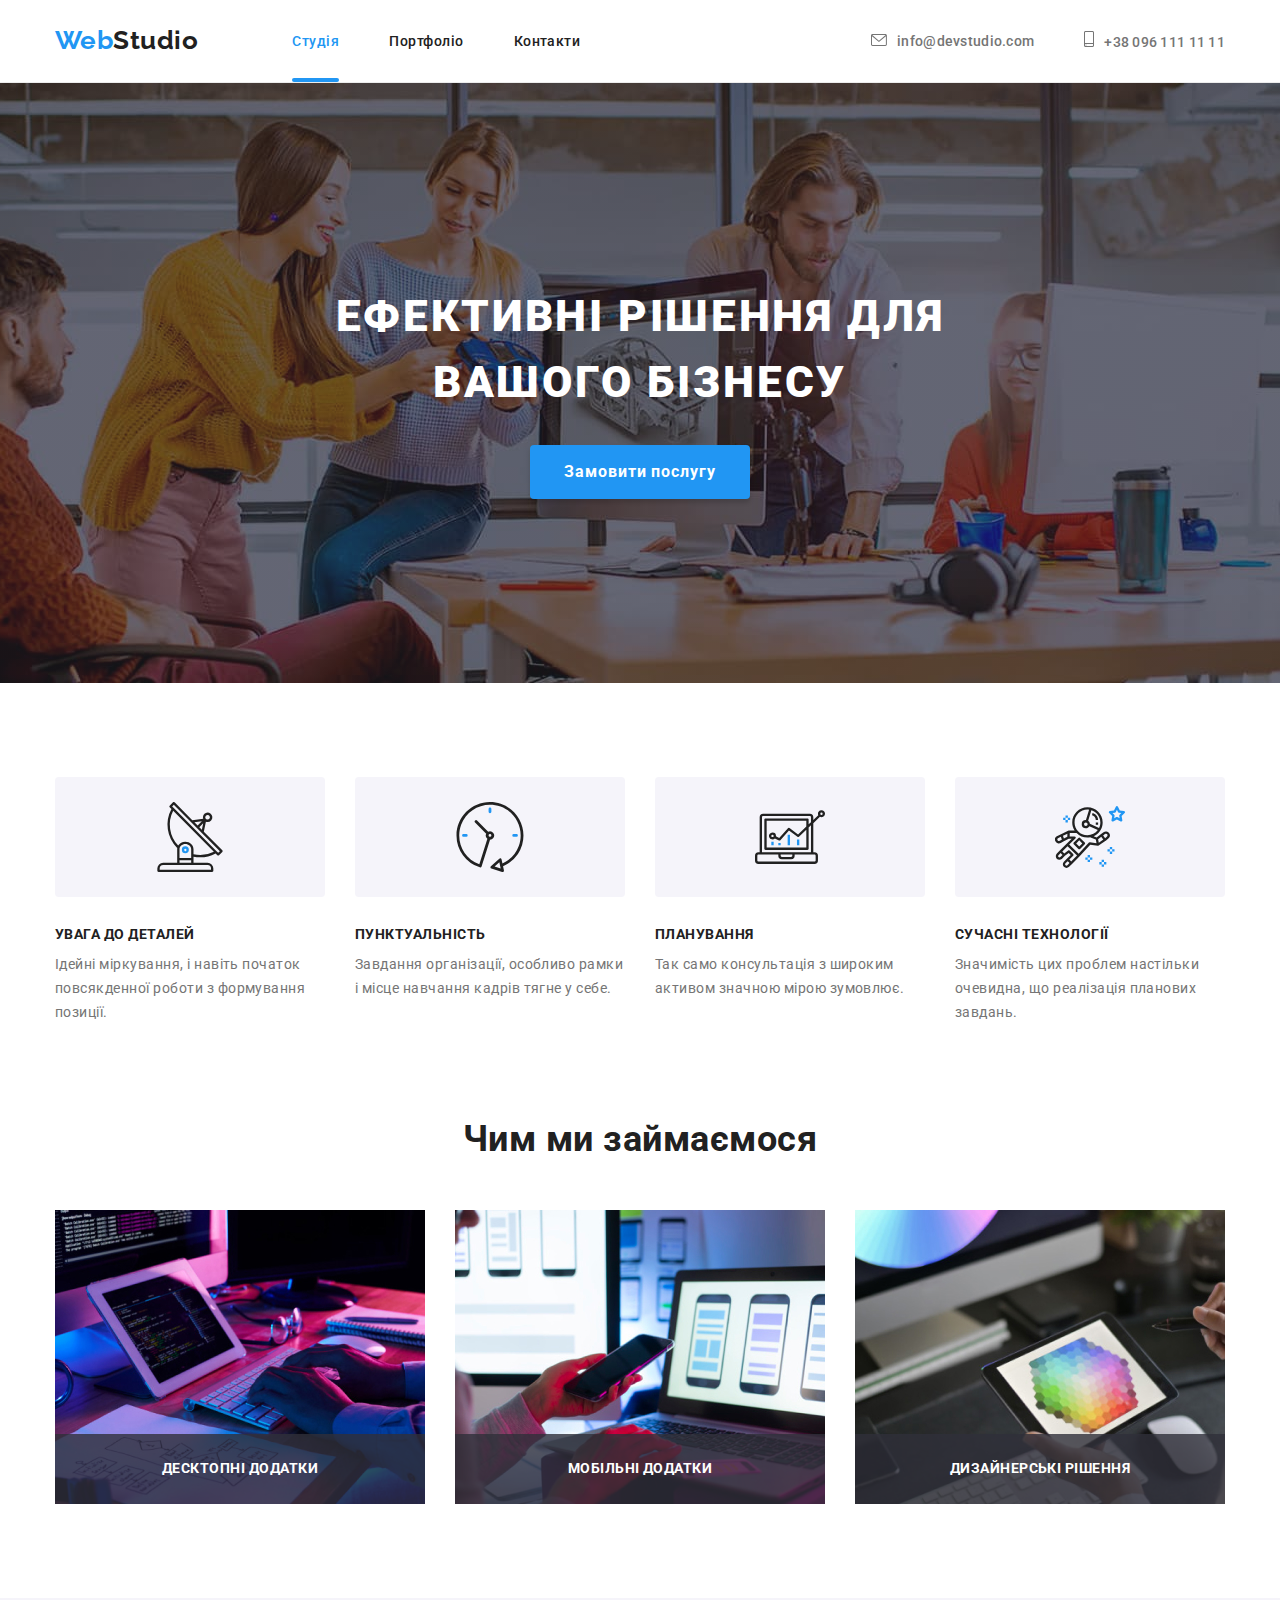
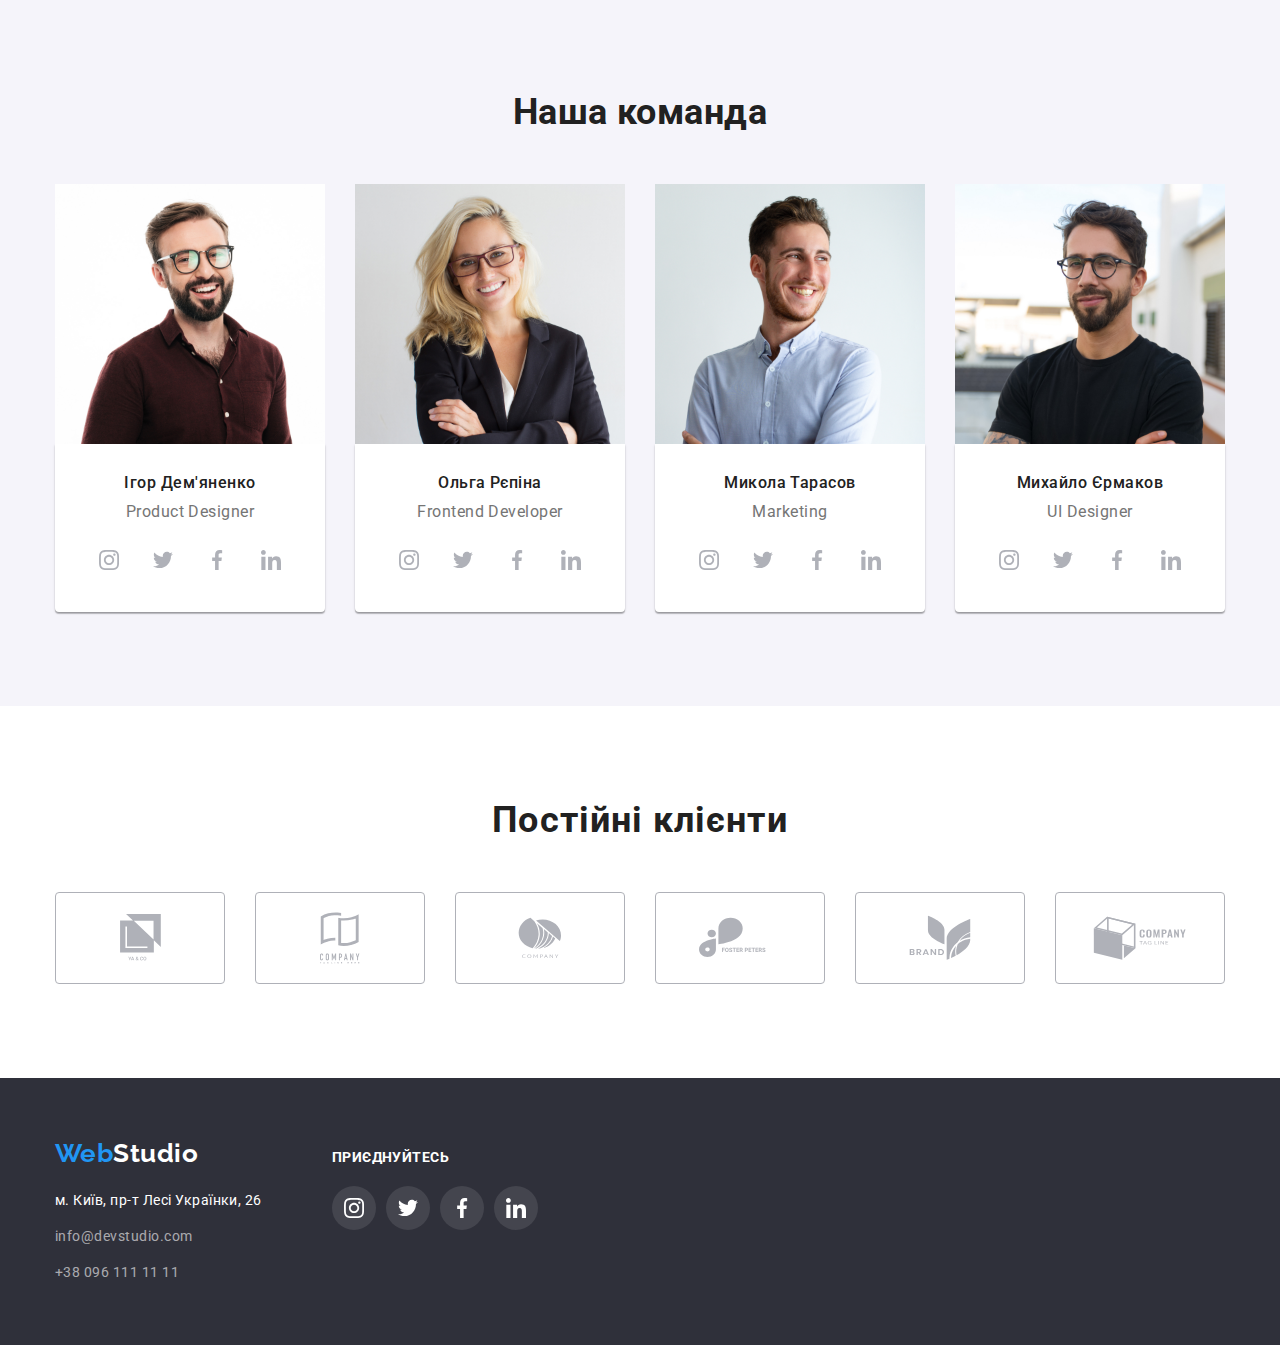
<file: index.html>
<!DOCTYPE html>
<html lang="uk">
  <head>
    <meta charset="UTF-8" />
    <meta http-equiv="X-UA-Compatible" content="IE=edge" />
    <meta name="viewport" content="width=device-width, initial-scale=1.0" />
    <title>Студія</title>
    <link rel="preconnect" href="https://fonts.googleapis.com" />
    <link rel="preconnect" href="https://fonts.gstatic.com" crossorigin />
    <link
      href="https://fonts.googleapis.com/css2?family=Raleway:wght@700&family=Roboto:wght@400;500;700;900&display=swap"
      rel="stylesheet"
    />
    <link
      rel="stylesheet"
      href="https://cdnjs.cloudflare.com/ajax/libs/modern-normalize/1.0.0/modern-normalize.min.css"
    />
    <link rel="stylesheet" href="./css/styles.css" />
  </head>
  <body>
    <!--Шапка-->
    <header class="header">
      <div class="container main-nav">
        <a href="" class="header-logo link"><span class="logo">Web</span>Studio</a>
        <nav>
          <ul class="site-nav list">
            <li class="item">
              <a href="./index.html" class="site-nav-item link current">Студія</a>
            </li>
            <li class="item">
              <a href="./portfolio.html" class="site-nav-item link">Портфоліо</a>
            </li>
            <li class="item"><a href="" class="site-nav-item link">Контакти</a></li>
          </ul>
        </nav>
        <ul class="list contacts">
          <li class="item header-icons">
            <a href="mailto:info@devstudio.com" class="contact-link link header-icon">
              <svg width="16" height="12" class="contact-icon">
                <use href="./images/icons.svg#icon-envelope"></use></svg
              >info@devstudio.com</a
            >
          </li>
          <li class="item header-icons">
            <a href="tel:+380961111111" class="contact-link link header-icon">
              <svg width="10" height="16" class="contact-icon">
                <use href="./images/icons.svg#icon-smartphone"></use></svg
              >+38 096 111 11 11</a
            >
          </li>
        </ul>
      </div>
    </header>
    <main>
      <!--Герой-->
      <section class="hero overlay">
        <div class="container">
          <h1 class="hero-title">Ефективні рішення для вашого бізнесу</h1>
          <button data-modal-open type="button" class="hero-button button">Замовити послугу</button>
        </div>
      </section>
      <!--Особливості-->
      <section class="about section">
        <div class="container">
          <h2 class="visually-hidden">Особливості</h2>
          <ul class="list about-list">
            <li class="item about-item icon-antenna">
              <h3 class="about-subtitle">УВАГА ДО ДЕТАЛЕЙ</h3>
              <p class="about-text">
                Ідейні міркування, і навіть початок повсякденної роботи з формування позиції.
              </p>
            </li>
            <li class="item about-item icon-clock">
              <h3 class="about-subtitle">ПУНКТУАЛЬНІСТЬ</h3>
              <p class="about-text">
                Завдання організації, особливо рамки і місце навчання кадрів тягне у себе.
              </p>
            </li>
            <li class="item about-item icon-diagram">
              <h3 class="about-subtitle">ПЛАНУВАННЯ</h3>
              <p class="about-text">
                Так само консультація з широким активом значною мірою зумовлює.
              </p>
            </li>
            <li class="item about-item icon-astronaut">
              <h3 class="about-subtitle">СУЧАСНІ ТЕХНОЛОГІЇ</h3>
              <p class="about-text">
                Значимість цих проблем настільки очевидна, що реалізація планових завдань.
              </p>
            </li>
          </ul>
        </div>
      </section>
      <!--Проекти-->
      <section class="projects section">
        <div class="container">
          <h2 class="projects-title">Чим ми займаємося</h2>
          <ul class="list works">
            <li class="item">
              <div class="projects-thumb">
                <img class="img" src="./images/box_1.jpg" alt="Написання коду" width="370" /><span
                  class="projects-item"
                  ><p class="projects-text">Десктопні додатки</p></span
                >
              </div>
            </li>
            <li class="item">
              <div class="projects-thumb">
                <img
                  class="img"
                  src="./images/box_2.jpg"
                  alt="Розробка мобільних додатків"
                  width="370"
                />
                <span class="projects-item"><p class="projects-text">Мобільні додатки</p></span>
              </div>
            </li>
            <li class="item">
              <div class="projects-thumb">
                <img class="img" src="./images/box_3.jpg" alt="Розробка дизайну" width="370" />
                <span class="projects-item"><p class="projects-text">Дизайнерські рішення</p></span>
              </div>
            </li>
          </ul>
        </div>
      </section>
      <!--Команда-->
      <section class="team section">
        <div class="container">
          <h2 class="team-title">Наша команда</h2>
          <ul class="list workers">
            <li class="item">
              <img class="img" src="./images/team_member_1.jpg" alt="Ігор Дем'яненко" width="270" />
              <div class="team-description">
                <h3 class="team-member">Ігор Дем'яненко</h3>
                <p lang="en" class="position">Product Designer</p>
                <ul class="team-soc-list list">
                  <li class="team-soc-items">
                    <a href="#" class="team-soc-link link"
                      ><svg width="20" height="20" class="soc-icon">
                        <use href="./images/icons.svg#icon-instagram"></use></svg
                    ></a>
                  </li>
                  <li class="team-soc-items">
                    <a href="#" class="team-soc-link link"
                      ><svg width="20" height="20" class="soc-icon">
                        <use href="./images/icons.svg#icon-twitter"></use></svg
                    ></a>
                  </li>
                  <li class="team-soc-items">
                    <a href="#" class="team-soc-link link"
                      ><svg width="20" height="20" class="soc-icon">
                        <use href="./images/icons.svg#icon-facebook"></use></svg
                    ></a>
                  </li>
                  <li class="team-soc-items">
                    <a href="#" class="team-soc-link link"
                      ><svg width="20" height="20" class="soc-icon">
                        <use href="./images/icons.svg#icon-linkedin"></use></svg
                    ></a>
                  </li>
                </ul>
              </div>
            </li>
            <li class="item">
              <img class="img" src="./images/team_member_2.jpg" alt="Ольга Рєпіна" width="270" />
              <div class="team-description">
                <h3 class="team-member">Ольга Рєпіна</h3>
                <p lang="en" class="position">Frontend Developer</p>
                <ul class="team-soc-list list">
                  <li class="team-soc-items">
                    <a href="#" class="team-soc-link link"
                      ><svg width="20" height="20" class="soc-icon">
                        <use href="./images/icons.svg#icon-instagram"></use></svg
                    ></a>
                  </li>
                  <li class="team-soc-items">
                    <a href="#" class="team-soc-link link"
                      ><svg width="20" height="20" class="soc-icon">
                        <use href="./images/icons.svg#icon-twitter"></use></svg
                    ></a>
                  </li>
                  <li class="team-soc-items">
                    <a href="#" class="team-soc-link link"
                      ><svg width="20" height="20" class="soc-icon">
                        <use href="./images/icons.svg#icon-facebook"></use></svg
                    ></a>
                  </li>
                  <li class="team-soc-items">
                    <a href="#" class="team-soc-link link"
                      ><svg width="20" height="20" class="soc-icon">
                        <use href="./images/icons.svg#icon-linkedin"></use></svg
                    ></a>
                  </li>
                </ul>
              </div>
            </li>
            <li class="item">
              <img class="img" src="./images/team_member_3.jpg" alt="Микола Тарасов" width="270" />
              <div class="team-description">
                <h3 class="team-member">Микола Тарасов</h3>
                <p lang="en" class="position">Marketing</p>
                <ul class="team-soc-list list">
                  <li class="team-soc-items">
                    <a href="#" class="team-soc-link link"
                      ><svg width="20" height="20" class="soc-icon">
                        <use href="./images/icons.svg#icon-instagram"></use></svg
                    ></a>
                  </li>
                  <li class="team-soc-items">
                    <a href="#" class="team-soc-link link"
                      ><svg width="20" height="20" class="soc-icon">
                        <use href="./images/icons.svg#icon-twitter"></use></svg
                    ></a>
                  </li>
                  <li class="team-soc-items">
                    <a href="#" class="team-soc-link link"
                      ><svg width="20" height="20" class="soc-icon">
                        <use href="./images/icons.svg#icon-facebook"></use></svg
                    ></a>
                  </li>
                  <li class="team-soc-items">
                    <a href="#" class="team-soc-link link"
                      ><svg width="20" height="20" class="soc-icon">
                        <use href="./images/icons.svg#icon-linkedin"></use></svg
                    ></a>
                  </li>
                </ul>
              </div>
            </li>
            <li class="item">
              <img class="img" src="./images/team_member_4.jpg" alt="Михайло Єрмаков" width="270" />
              <div class="team-description">
                <h3 class="team-member" class="position">Михайло Єрмаков</h3>
                <p lang="en" class="position">UI Designer</p>
                <ul class="team-soc-list list">
                  <li class="team-soc-items">
                    <a href="#" class="team-soc-link link"
                      ><svg width="20" height="20" class="soc-icon">
                        <use href="./images/icons.svg#icon-instagram"></use></svg
                    ></a>
                  </li>
                  <li class="team-soc-items">
                    <a href="#" class="team-soc-link link"
                      ><svg width="20" height="20" class="soc-icon">
                        <use href="./images/icons.svg#icon-twitter"></use></svg
                    ></a>
                  </li>
                  <li class="team-soc-items">
                    <a href="#" class="team-soc-link link"
                      ><svg width="20" height="20" class="soc-icon">
                        <use href="./images/icons.svg#icon-facebook"></use></svg
                    ></a>
                  </li>
                  <li class="team-soc-items">
                    <a href="#" class="team-soc-link link"
                      ><svg width="20" height="20" class="soc-icon">
                        <use href="./images/icons.svg#icon-linkedin"></use></svg
                    ></a>
                  </li>
                </ul>
              </div>
            </li>
          </ul>
        </div>
      </section>
      <!--Наші Клієнти-->
      <section class="section">
        <div class="container">
          <h2 class="clients-title">Постійні клієнти</h2>
          <ul class="list clients-list">
            <li class="clients-items">
              <a href="#" class="clients-link link"
                ><svg width="41" height="46.7" class="clients-icon">
                  <use href="./images/icons.svg#icon-company1"></use></svg
              ></a>
            </li>
            <li class="clients-items">
              <a href="#" class="clients-link link"
                ><svg width="40" height="52" class="clients-icon">
                  <use href="./images/icons.svg#icon-company2"></use></svg
              ></a>
            </li>
            <li class="clients-items">
              <a href="#" class="clients-link link"
                ><svg width="43.5" height="41.2" class="clients-icon">
                  <use href="./images/icons.svg#icon-company3"></use></svg
              ></a>
            </li>
            <li class="clients-items">
              <a href="#" class="clients-link link"
                ><svg width="84.5" height="40.6" class="clients-icon">
                  <use href="./images/icons.svg#icon-company4"></use></svg
              ></a>
            </li>
            <li class="clients-items">
              <a href="#" class="clients-link link"
                ><svg width="62.5" height="45.5" class="clients-icon">
                  <use href="./images/icons.svg#icon-company5"></use></svg
              ></a>
            </li>
            <li class="clients-items">
              <a href="#" class="clients-link link"
                ><svg width="93.8" height="44" class="clients-icon">
                  <use href="./images/icons.svg#icon-company6"></use></svg
              ></a>
            </li>
          </ul>
        </div>
      </section>
    </main>
    <!-- Модальне вікно-->
    <div class="backdrop is-hidden" data-modal>
      <div class="modal">
        <button data-modal-close class="modal-button">
          <svg width="10" height="10">
            <use href="./images/icons.svg#icon-vector"></use>
          </svg>
        </button>
      </div>
    </div>
    <!--Футер-->
    <footer class="footer">
      <div class="container foot-main">
        <div class="footer-first-block">
          <a href="" class="header-logo link"
            ><span class="logo">Web</span><span class="footer-logo">Studio</span></a
          >
          <address>
            <ul class="list footer-list">
              <li class="item">
                <a
                  href="https://goo.gl/maps/WLkPibH6AAruyhGU8"
                  target="_blank"
                  rel="noopener noreferrer nofollow "
                  class="link map"
                  >м. Київ, пр-т Лесі Українки, 26
                </a>
              </li>
              <li class="item">
                <a href="mailto:info@devstudio.com" class="link footer-contacts"
                  >info@devstudio.com</a
                >
              </li>
              <li class="item">
                <a href="tel:+380961111111" class="link footer-contacts">+38 096 111 11 11</a>
              </li>
            </ul>
          </address>
        </div>
        <!--Приєднуйся-->
        <div class="footer-join">
          <h3 class="footer-title">приєднуйтесь</h3>
          <ul class="list footer-soc-list">
            <li class="footer-soc-items">
              <a href="#" class="footer-soc-link link">
                <svg width="20" height="20">
                  <use href="./images/icons.svg#icon-instagram"></use>
                </svg>
              </a>
            </li>
            <li class="footer-soc-items">
              <a href="#" class="footer-soc-link link">
                <svg width="20" height="20">
                  <use href="./images/icons.svg#icon-twitter"></use>
                </svg>
              </a>
            </li>
            <li class="footer-soc-items">
              <a href="#" class="footer-soc-link link">
                <svg width="20" height="20">
                  <use href="./images/icons.svg#icon-facebook"></use>
                </svg>
              </a>
            </li>
            <li class="footer-soc-items">
              <a href="#" class="footer-soc-link link">
                <svg width="20" height="20">
                  <use href="./images/icons.svg#icon-linkedin"></use>
                </svg>
              </a>
            </li>
          </ul>
        </div>
      </div>
    </footer>
    <script src="./js/modal.js"></script>
  </body>
</html>
</file>
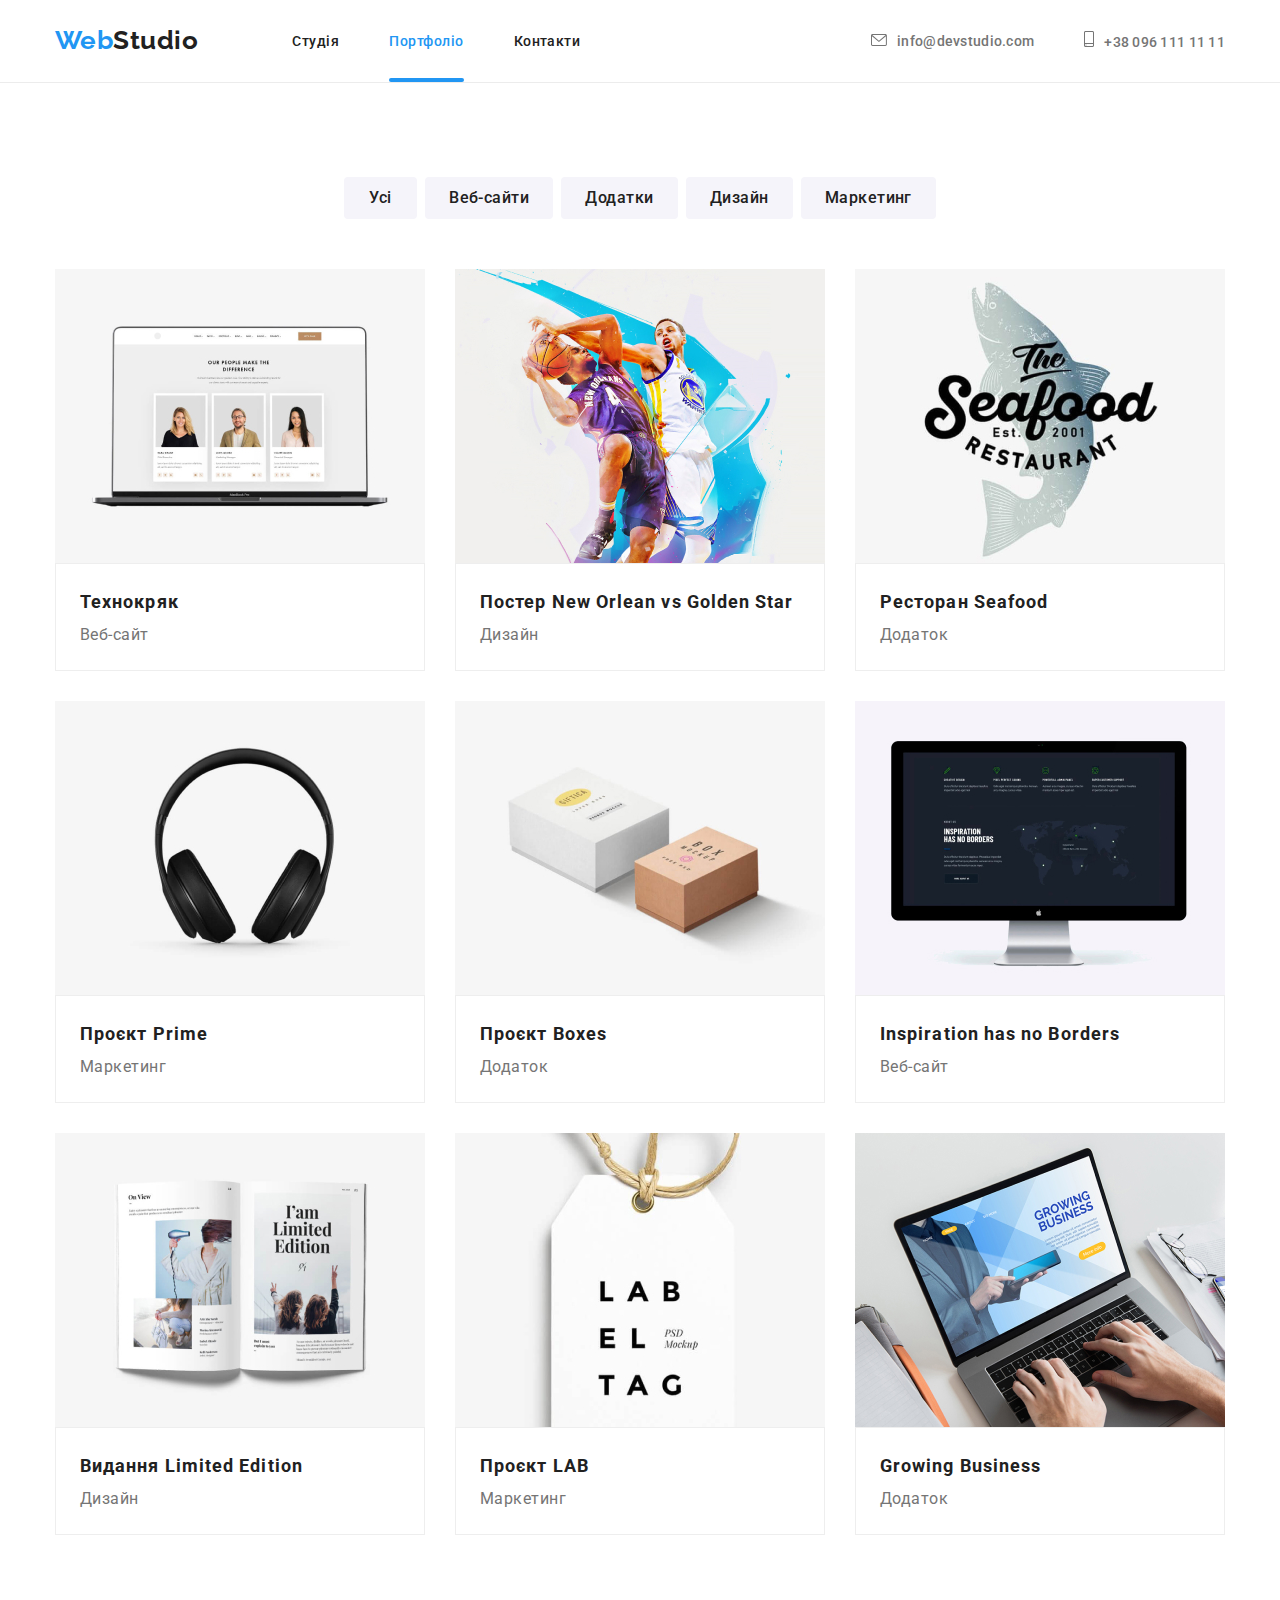
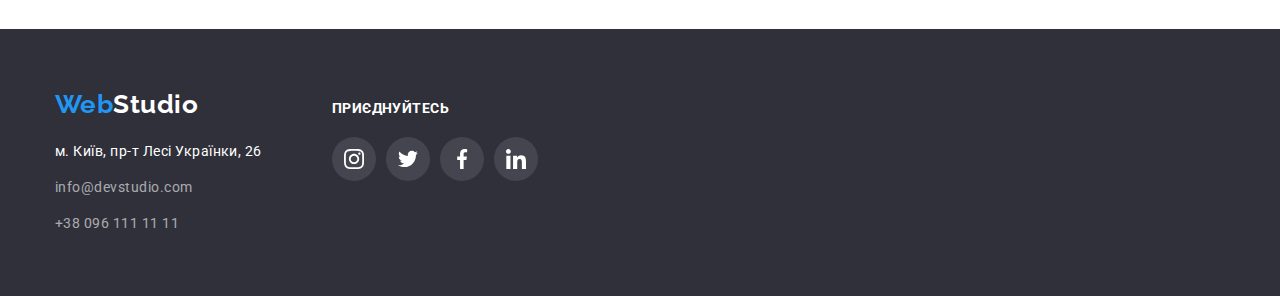
<file: portfolio.html>
<!DOCTYPE html>
<html lang="uk">
  <head>
    <meta charset="UTF-8" />
    <meta http-equiv="X-UA-Compatible" content="IE=edge" />
    <meta name="viewport" content="width=device-width, initial-scale=1.0" />
    <title>Портфоліо</title>
    <link rel="preconnect" href="https://fonts.googleapis.com" />
    <link rel="preconnect" href="https://fonts.gstatic.com" crossorigin />
    <link
      href="https://fonts.googleapis.com/css2?family=Raleway:wght@700&family=Roboto:wght@400;500;700;900&display=swap"
      rel="stylesheet"
    />
    <link
      rel="stylesheet"
      href="https://cdnjs.cloudflare.com/ajax/libs/modern-normalize/1.0.0/modern-normalize.min.css"
    />
    <link rel="stylesheet" href="./css/styles.css" />
  </head>
  <body>
    <!--Шапка-->
    <header class="header">
      <div class="container main-nav">
        <a href="" class="header-logo link"><span class="logo">Web</span>Studio</a>
        <nav>
          <ul class="site-nav list">
            <li class="item"><a href="./index.html" class="site-nav-item link">Студія</a></li>
            <li class="item"><a href="" class="site-nav-item link current">Портфоліо</a></li>
            <li class="item"><a href="" class="site-nav-item link">Контакти</a></li>
          </ul>
        </nav>
        <ul class="list contacts">
          <li class="item header-icons">
            <a href="mailto:info@devstudio.com" class="contact-link link header-icon">
              <svg width="16" height="12" class="contact-icon">
                <use href="./images/icons.svg#icon-envelope"></use></svg
              >info@devstudio.com</a
            >
          </li>
          <li class="item header-icons">
            <a href="tel:+380961111111" class="contact-link link header-icon">
              <svg width="10" height="16" class="contact-icon">
                <use href="./images/icons.svg#icon-smartphone"></use></svg
              >+38 096 111 11 11</a
            >
          </li>
        </ul>
      </div>
    </header>
    <main>
      <!--Портфоліо-->
      <section class="portfolio section">
        <div class="container">
          <h1 class="visually-hidden">Портфоліо</h1>
          <ul class="list filter">
            <li class="item"><button type="button" class="button portfolio-button">Усі</button></li>
            <li class="item">
              <button type="button" class="button portfolio-button">Веб-сайти</button>
            </li>
            <li class="item">
              <button type="button" class="button portfolio-button">Додатки</button>
            </li>
            <li class="item">
              <button type="button" class="button portfolio-button">Дизайн</button>
            </li>
            <li class="item">
              <button type="button" class="button portfolio-button">Маркетинг</button>
            </li>
          </ul>
          <ul class="list portfolio-projects">
            <li class="item">
              <div class="portfolio-box">
                <div class="portfolio-thumb">
                  <img src="./images/project_1.jpg" alt="Ноутбук" width="370" />
                  <div class="portfolio-overlay">
                    <span class="portfolio-description"
                      ><p class="portfolio-text">
                        Ресурс пропонує комплексні пропозиції з різним рівнем функціоналу та
                        сервісів. Все це дозволить відвідувачу отримати вичерпні відомості про
                        компанію чи приватну особу.
                      </p></span
                    >
                  </div>
                </div>
                <div class="portfolio-content">
                  <h2 class="portfolio-title">Технокряк</h2>
                  <p class="portfolio-filter">Веб-сайт</p>
                </div>
              </div>
            </li>
            <li class="item">
              <div class="portfolio-box">
                <div class="portfolio-thumb">
                  <img src="./images/project_2.jpg" alt="Постер" width="370" />
                  <div class="portfolio-overlay">
                    <span class="portfolio-description"
                      ><p class="portfolio-text">
                        Ресурс пропонує комплексні пропозиції з різним рівнем функціоналу та
                        сервісів. Все це дозволить відвідувачу отримати вичерпні відомості про
                        компанію чи приватну особу.
                      </p></span
                    >
                  </div>
                </div>
                <div class="portfolio-content">
                  <h2 class="portfolio-title">Постер New Orlean vs Golden Star</h2>
                  <p class="portfolio-filter">Дизайн</p>
                </div>
              </div>
            </li>
            <li class="item">
              <div class="portfolio-box">
                <div class="portfolio-thumb">
                  <img src="./images/project_3.jpg" alt="Ресторан" width="370" />
                  <div class="portfolio-overlay">
                    <span class="portfolio-description"
                      ><p class="portfolio-text">
                        Ресурс пропонує комплексні пропозиції з різним рівнем функціоналу та
                        сервісів. Все це дозволить відвідувачу отримати вичерпні відомості про
                        компанію чи приватну особу.
                      </p></span
                    >
                  </div>
                </div>
                <div class="portfolio-content">
                  <h2 class="portfolio-title">Ресторан Seafood</h2>
                  <p class="portfolio-filter">Додаток</p>
                </div>
              </div>
            </li>
            <li class="item">
              <div class="portfolio-box">
                <div class="portfolio-thumb">
                  <img src="./images/project_4.jpg" alt="Навушники" width="370" />
                  <div class="portfolio-overlay">
                    <span class="portfolio-description"
                      ><p class="portfolio-text">
                        Ресурс пропонує комплексні пропозиції з різним рівнем функціоналу та
                        сервісів. Все це дозволить відвідувачу отримати вичерпні відомості про
                        компанію чи приватну особу.
                      </p></span
                    >
                  </div>
                </div>
                <div class="portfolio-content">
                  <h2 class="portfolio-title">Проєкт Prime</h2>
                  <p class="portfolio-filter">Маркетинг</p>
                </div>
              </div>
            </li>
            <li class="item">
              <div class="portfolio-box">
                <div class="portfolio-thumb">
                  <img src="./images/project_5.jpg" alt="Коробки" width="370" />
                  <div class="portfolio-overlay">
                    <span class="portfolio-description"
                      ><p class="portfolio-text">
                        Ресурс пропонує комплексні пропозиції з різним рівнем функціоналу та
                        сервісів. Все це дозволить відвідувачу отримати вичерпні відомості про
                        компанію чи приватну особу.
                      </p></span
                    >
                  </div>
                </div>
                <div class="portfolio-content">
                  <h2 class="portfolio-title">Проєкт Boxes</h2>
                  <p class="portfolio-filter">Додаток</p>
                </div>
              </div>
            </li>
            <li class="item">
              <div class="portfolio-box">
                <div class="portfolio-thumb">
                  <img src="./images/project_6.jpg" alt="Стаціонарний комп'ютер" width="370" />
                  <div class="portfolio-overlay">
                    <span class="portfolio-description"
                      ><p class="portfolio-text">
                        Ресурс пропонує комплексні пропозиції з різним рівнем функціоналу та
                        сервісів. Все це дозволить відвідувачу отримати вичерпні відомості про
                        компанію чи приватну особу.
                      </p></span
                    >
                  </div>
                </div>
                <div class="portfolio-content">
                  <h2 lang="en" class="portfolio-title">Inspiration has no Borders</h2>
                  <p class="portfolio-filter">Веб-сайт</p>
                </div>
              </div>
            </li>
            <li class="item">
              <div class="portfolio-box">
                <div class="portfolio-thumb">
                  <img src="./images/project_7.jpg" alt="Відкрита книга" width="370" />
                  <div class="portfolio-overlay">
                    <span class="portfolio-description"
                      ><p class="portfolio-text">
                        Ресурс пропонує комплексні пропозиції з різним рівнем функціоналу та
                        сервісів. Все це дозволить відвідувачу отримати вичерпні відомості про
                        компанію чи приватну особу.
                      </p></span
                    >
                  </div>
                </div>
                <div class="portfolio-content">
                  <h2 class="portfolio-title">Видання Limited Edition</h2>
                  <p class="portfolio-filter">Дизайн</p>
                </div>
              </div>
            </li>
            <li class="item">
              <div class="portfolio-box">
                <div class="portfolio-thumb">
                  <img src="./images/project_8.jpg" alt="Етикетка" width="370" />
                  <div class="portfolio-overlay">
                    <span class="portfolio-description"
                      ><p class="portfolio-text">
                        Ресурс пропонує комплексні пропозиції з різним рівнем функціоналу та
                        сервісів. Все це дозволить відвідувачу отримати вичерпні відомості про
                        компанію чи приватну особу.
                      </p></span
                    >
                  </div>
                </div>
                <div class="portfolio-content">
                  <h2 class="portfolio-title">Проєкт LAB</h2>
                  <p class="portfolio-filter">Маркетинг</p>
                </div>
              </div>
            </li>
            <li class="item">
              <div class="portfolio-box">
                <div class="portfolio-thumb">
                  <img src="./images/project_9.jpg" alt="Руки на клавіатурі ноутбука" width="370" />
                  <div class="portfolio-overlay">
                    <span class="portfolio-description"
                      ><p class="portfolio-text">
                        Ресурс пропонує комплексні пропозиції з різним рівнем функціоналу та
                        сервісів. Все це дозволить відвідувачу отримати вичерпні відомості про
                        компанію чи приватну особу.
                      </p></span
                    >
                  </div>
                </div>
                <div class="portfolio-content">
                  <h2 lang="en" class="portfolio-title">Growing Business</h2>
                  <p class="portfolio-filter">Додаток</p>
                </div>
              </div>
            </li>
          </ul>
        </div>
      </section>
    </main>
    <!--Футер-->
    <footer class="footer">
      <div class="container foot-main">
        <div class="footer-first-block">
          <a href="" class="header-logo link"
            ><span class="logo">Web</span><span class="footer-logo">Studio</span></a
          >
          <address>
            <ul class="list footer-list">
              <li class="item">
                <a
                  href="https://goo.gl/maps/WLkPibH6AAruyhGU8"
                  target="_blank"
                  rel="noopener noreferrer nofollow "
                  class="link map"
                  >м. Київ, пр-т Лесі Українки, 26
                </a>
              </li>
              <li class="item">
                <a href="mailto:info@devstudio.com" class="link footer-contacts"
                  >info@devstudio.com</a
                >
              </li>
              <li class="item">
                <a href="tel:+380961111111" class="link footer-contacts">+38 096 111 11 11</a>
              </li>
            </ul>
          </address>
        </div>
        <!--Приєднуйся-->
        <div class="footer-join">
          <h3 class="footer-title">приєднуйтесь</h3>
          <ul class="list footer-soc-list">
            <li class="footer-soc-items">
              <a href="#" class="footer-soc-link link">
                <svg width="20" height="20">
                  <use href="./images/icons.svg#icon-instagram"></use>
                </svg>
              </a>
            </li>
            <li class="footer-soc-items">
              <a href="#" class="footer-soc-link link">
                <svg width="20" height="20">
                  <use href="./images/icons.svg#icon-twitter"></use>
                </svg>
              </a>
            </li>
            <li class="footer-soc-items">
              <a href="#" class="footer-soc-link link">
                <svg width="20" height="20">
                  <use href="./images/icons.svg#icon-facebook"></use>
                </svg>
              </a>
            </li>
            <li class="footer-soc-items">
              <a href="#" class="footer-soc-link link">
                <svg width="20" height="20">
                  <use href="./images/icons.svg#icon-linkedin"></use>
                </svg>
              </a>
            </li>
          </ul>
        </div>
      </div>
    </footer>
  </body>
</html>
</file>
<file: css/styles.css>
/* Цвет основного текста #212121 */
/* Вторичный цвет текста #757575 */
/* Акцентный цвет #2196F3 */
/* Белый #FFFFFF */
/* фон - #F5F5F5 */
/* Вторичный фон #F5F4FA */
:root {
  --main-text-color: #757575;
  --secondary-text-color: #212121;
  --accent-color: #2196f3;
  --main-color: #ffffff;
  --dark-background-color: #2f303a;
  --main-background-color: #f5f5f5;
  --main-font: 'Roboto', sans-serif;
  --element-gap: 30px;
}
body {
  font-family: var(--main-font);
  letter-spacing: 0.03em;
  color: var(--secondary-text-color);
}

/* ----------Загальні класи---------- */
.container {
  width: 1200px;
  text-align: center;
  margin-left: auto;
  margin-right: auto;
  /* outline: 1px solid tomato; */
  padding-left: 15px;
  padding-right: 15px;
}

h1,
h2,
h3,
p {
  margin-bottom: 0;
  margin-top: 0;
}
img {
  display: block;
  max-width: 100%;
}

.section {
  padding-top: 94px;
  padding-bottom: 94px;
}
.list {
  list-style: none;
  margin: 0;
  padding: 0;
}
.link {
  text-decoration: none;
}
.button {
  display: inline-block;
  font-family: inherit;
  cursor: pointer;
  border-radius: 4px;
  text-align: center;
  border-color: transparent;
  min-width: 73px;
}
.button:hover,
.button:focus {
  background-color: var(--accent-color);
}
.visually-hidden {
  position: absolute;
  width: 1px;
  height: 1px;
  margin: -1px;
  border: 0;
  padding: 0;

  white-space: nowrap;
  overflow: hidden;
}

.about,
.projects {
  background: var(--main-color);
}

/* -----------Шапка----------- */
.header {
  background-color: var(--main-color);
  border-bottom: 1px solid #ececec;
}

.header-logo {
  font-family: 'Raleway', sans-serif;
  font-weight: 700;
  font-size: 26px;
  line-height: 1.2;

  color: var(--secondary-text-color);
}

.logo {
  color: var(--accent-color);
}

.contact-link {
  font-weight: 500;
  font-size: 14px;
  line-height: 1.14;
  letter-spacing: 0.02em;
  padding-top: 32px;
  padding-bottom: 32px;
  color: var(--main-text-color);

  transition: background-color 250ms cubic-bezier(0.4, 0, 0.2, 1);
}

.contact-link:hover,
.contact-link:focus {
  color: var(--accent-color);
}
.contact-icon {
  margin-right: 10px;
  fill: var(--main-text-color);

  transition: fill 250ms cubic-bezier(0.4, 0, 0.2, 1);
}
.header-icon:hover .contact-icon,
.header-icon:focus .contact-icon {
  fill: var(--accent-color);
}
.main-nav {
  display: flex;
  align-items: center;
}
.contacts {
  display: flex;
  margin-left: auto;
  justify-content: center;
  align-items: center;
}
.contacts .item + .item {
  margin-left: 50px;
}
/* ----------Site nav---------- */

.site-nav {
  display: flex;
  margin-left: 94px;
}

.site-nav .link {
  color: var(--secondary-text-color);

  transition: color 250ms cubic-bezier(0.4, 0, 0.2, 1);
}
.site-nav .link:hover,
.site-nav .link:focus {
  color: var(--accent-color);
}
.site-nav .link.current {
  color: var(--accent-color);
}

.site-nav-item {
  position: relative;
  display: block;
  font-weight: 500;
  font-size: 14px;
  line-height: 1.14;
  padding-top: 34px;
  padding-bottom: 32px;
}
.site-nav-item.current::after {
  content: '';
  width: 100%;
  height: 4px;
  position: absolute;
  bottom: 0;
  left: 0;
  border-radius: 2px;
  background-color: var(--accent-color);
}

.site-nav .item:not(:last-child) {
  margin-right: 50px;
}

/* ---------- Герой ----------*/
.hero {
  padding-top: 200px;
  padding-bottom: 200px;
  background: var(--dark-background-color);
}

.overlay {
  height: 600px;
  max-width: 1600px;
  margin: 0 auto;
  background-image: linear-gradient(to right, rgba(47, 48, 58, 0.4), rgba(47, 48, 58, 0.4)),
    url(../images/hero.jpg);
  background-repeat: no-repeat;
  background-size: cover;
  background-position: center;
}

.hero-title {
  margin-bottom: 30px;
  font-weight: 900;
  font-size: 44px;
  line-height: 1.5;
  letter-spacing: 0.06em;
  text-transform: uppercase;
  max-width: 696px;
  margin-left: auto;
  margin-right: auto;

  color: var(--main-color);
}
.hero-button {
  font-weight: 700;
  font-size: 16px;
  line-height: 1.87;
  letter-spacing: 0.06em;
  color: var(--main-color);
  background-color: var(--accent-color);
  box-shadow: 0px 4px 4px rgba(0, 0, 0, 0.15);
  padding: 10px 32px;
}

/* -----------Особливості----------- */

.about-subtitle {
  font-size: 14px;
  line-height: 1.14;
  text-transform: uppercase;

  color: var(--secondary-text-color);
}

.about {
  padding-bottom: 0;
}

.about-item::before {
  display: block;
  content: '';
  height: 120px;
  background-color: #f5f4fa;
  margin-bottom: 30px;
  background-repeat: no-repeat;
  background-position: center;
  border-radius: 4px;
}

.icon-antenna::before {
  background-image: url(../images/antenna.svg);
}

.icon-clock::before {
  background-image: url(../images/clock.svg);
}

.icon-diagram::before {
  background-image: url(../images/diagram.svg);
}

.icon-astronaut::before {
  background-image: url(../images/astronaut.svg);
}
.about-text {
  font-size: 14px;
  line-height: 1.71;
  margin-top: 10px;

  color: var(--main-text-color);
}

.about-list {
  display: flex;
  text-align: left;
}
.about-list .item + .item {
  margin-left: var(--element-gap);
}

.about-list .item {
  width: 270px;
}
/* -----------Проекти-----------*/
.projects {
  padding-bottom: 94px;
}
.projects-title {
  font-size: 36px;
  line-height: 1.16;
  margin-bottom: 50px;
  color: var(--secondary-text-color);
}
.works {
  display: flex;
}

.works .item + .item {
  margin-left: var(--element-gap);
}

.projects-thumb {
  position: relative;
}
.projects-item {
  position: absolute;
  bottom: 0;
  left: 0;
  height: 70px;
  width: 370px;

  background: rgba(47, 48, 58, 0.8);
}

.projects-text {
  font-weight: 700;
  font-size: 14px;
  line-height: 1.14;
  text-align: center;
  text-transform: uppercase;
  padding-top: 27px;
  color: var(--main-color);
}
/* -----------Команда----------- */
.workers {
  display: flex;
}

.workers .item + .item {
  margin-left: var(--element-gap);
}

.workers .item {
  width: 270px;
}

.team {
  background-color: #f5f4fa;
}

.team-description {
  padding-bottom: 30px;
  padding-top: 30px;
  box-shadow: 0px 1px 3px rgba(0, 0, 0, 0.12), 0px 1px 1px rgba(0, 0, 0, 0.14),
    0px 2px 1px rgba(0, 0, 0, 0.2);
  border-radius: 0px 0px 4px 4px;
  background-color: var(--main-color);
}
.team-title {
  font-size: 36px;
  line-height: 1.16;
  margin-bottom: 50px;
  color: var(--secondary-text-color);
}
.team-member {
  font-weight: 500;
  font-size: 16px;
  line-height: 1.18;

  color: var(--secondary-text-color);
}
.position {
  font-size: 16px;
  line-height: 1.18;
  margin-top: 10px;

  color: var(--main-text-color);
}

.team-soc-list {
  display: flex;
  justify-content: center;
  align-items: center;
  margin-top: 16px;
}
.team-soc-items {
  width: 44px;
  height: 44px;
}

.team-soc-items:not(:last-child) {
  margin-right: 10px;
}

.team-soc-link {
  width: 100%;
  height: 100%;
  display: flex;
  border-radius: 50%;
  justify-content: center;
  align-items: center;
  fill: #afb1b8;

  transition: background-color 250ms cubic-bezier(0.4, 0, 0.2, 1);
}
.soc-icon {
  transition: fill 250ms cubic-bezier(0.4, 0, 0.2, 1);
}
.team-soc-link:hover .soc-icon,
.team-soc-link:focus .soc-icon {
  fill: var(--main-color);
}
.team-soc-link:hover,
.team-soc-link:focus {
  background-color: var(--accent-color);
}

/* ------------- Наші клієнти---------- */
.clients-title {
  font-size: 36px;
  line-height: 1.16;
  text-align: center;
  letter-spacing: 0.03em;
}

.clients-list {
  display: flex;
  justify-content: center;
  align-items: center;
  margin-top: 50px;
}
.clients-items:not(:last-child) {
  margin-right: 30px;
}
.clients-items {
  width: 170px;
  height: 92px;
}
.clients-link {
  width: 100%;
  height: 100%;
  display: flex;
  justify-content: center;
  align-items: center;
  border: 1px solid #afb1b8;
  border-radius: 4px;
  fill: #afb1b8;

  transition: fill 250ms cubic-bezier(0.4, 0, 0.2, 1),
    border-color 250ms cubic-bezier(0.4, 0, 0.2, 1);
}
.clients-link:hover,
.clients-link:focus {
  fill: var(--accent-color);
}
.clients-link:hover,
.clients-link:focus {
  border-color: var(--accent-color);
}

/* ---------- Модальне вікно--------- */
.backdrop {
  position: fixed;
  top: 0;
  left: 0;
  width: 100vw;
  height: 100vh;
  background: rgba(0, 0, 0, 0.2);

  opacity: 1;
  transition: opacity 250ms cubic-bezier(0.4, 0, 0.2, 1);
}

.backdrop.is-hidden {
  opacity: 0;
  pointer-events: none;
}
.modal {
  position: absolute;
  top: 50%;
  left: 50%;
  transform: translate(-50%, -50%) scale(1);
  width: 528px;
  height: 581px;
  background: var(--main-color);
  box-shadow: 0px 1px 3px rgba(0, 0, 0, 0.12), 0px 1px 1px rgba(0, 0, 0, 0.14),
    0px 2px 1px rgba(0, 0, 0, 0.2);
  border-radius: 4px;
}

.backdrop.is-hidden .modal {
  transition: translate(-50% -50%) scale(0.9);
}
.modal-button {
  position: absolute;
  right: 0;
  width: 30px;
  height: 30px;
  border-radius: 50%;
  background: var(--main-color);
  border: 1px solid rgba(0, 0, 0, 0.1);
  margin-top: 8px;
  margin-right: 8px;
  cursor: pointer;
}
/*----------- Футер----------- */
.footer {
  background-color: var(--dark-background-color);
  /* padding-top: 60px; */
  padding-bottom: 60px;
}
.foot-main {
  text-align: left;
}
.footer-first-block {
  margin-top: 60px;
}
.footer-list {
  margin-top: 20px;
}
.footer-contacts {
  color: rgba(255, 255, 255, 0.6);
  display: block;
}
.footer-list .item + .item {
  margin-top: 12px;
}
.footer-logo {
  color: var(--main-color);
}
.map,
.footer-contacts {
  font-style: normal;
  font-weight: 400;
  font-size: 14px;
  line-height: 1.71;

  transition: color 250ms cubic-bezier(0.4, 0, 0.2, 1);
}

.map {
  color: var(--main-color);
}

.footer-contacts:hover,
.footer-contacts:focus {
  color: var(--accent-color);
}
.foot-main {
  display: flex;
}
/* --Приєднуйся-- */
.footer-join {
  width: 206px;
  height: 80px;
  margin-top: 72px;
  margin-left: 70px;
}
.footer-title {
  font-weight: 700;
  font-size: 14px;
  line-height: 1.14;
  letter-spacing: 0.03em;
  text-transform: uppercase;
  color: var(--main-color);
}

.footer-soc-list {
  display: flex;
  justify-content: center;
  align-items: center;
  margin-top: 20px;
}

.footer-soc-items {
  width: 44px;
  height: 44px;
}
.footer-soc-items:not(:last-child) {
  margin-right: 10px;
}
.footer-soc-link {
  width: 100%;
  height: 100%;
  display: flex;
  border-radius: 50%;
  justify-content: center;
  align-items: center;
  fill: var(--main-color);
  background: rgba(255, 255, 255, 0.1);

  transition: background-color 250ms cubic-bezier(0.4, 0, 0.2, 1);
}
.footer-soc-link:hover,
.footer-soc-link:focus {
  background-color: var(--accent-color);
}
/* -----------Секція Портфоліо----------- */
.portfolio {
  background-color: var(--main-color);
}
.filter {
  display: flex;
  justify-content: center;
  margin-bottom: 50px;
}
.filter .item + .item {
  margin-left: 8px;
}
.portfolio-projects {
  display: flex;
  flex-wrap: wrap;
  margin-left: calc(-1 * var(--element-gap));
  margin-top: calc(-1 * var(--element-gap));
}
.portfolio-projects > .item {
  flex-basis: calc(100% / 3 - var(--element-gap));
  margin-left: var(--element-gap);
  margin-top: var(--element-gap);
}
.portfolio-title {
  font-size: 18px;
  line-height: 2;
  letter-spacing: 0.06em;

  color: var(--secondary-text-color);
}
.portfolio-content {
  padding: 20px 24px;
  text-align: left;
  border: 1px solid #eeeeee;
}

.portfolio-box {
  transition: box-shadow 250ms cubic-bezier(0.4, 0, 0.2, 1);
}
.portfolio-box:hover {
  box-shadow: 0px 1px 1px rgba(0, 0, 0, 0.12), 0px 4px 4px rgba(0, 0, 0, 0.06),
    1px 4px 6px rgba(0, 0, 0, 0.16);
}
.portfolio-filter {
  font-size: 16px;
  line-height: 1.88;

  color: var(--main-text-color);
}

.portfolio-button {
  color: var(--secondary-text-color);
  background-color: #f5f4fa;
  font-weight: 500;
  font-size: 16px;
  line-height: 1.62;
  text-align: center;
  letter-spacing: 0.03em;
  padding: 6px 22px;

  transition: color 250ms cubic-bezier(0.4, 0, 0.2, 1),
    background-color 250ms cubic-bezier(0.4, 0, 0.2, 1),
    box-shadow 250ms cubic-bezier(0.4, 0, 0.2, 1);
}

.portfolio-button:hover,
.portfolio-button:focus {
  color: var(--main-color);
  background-color: var(--accent-color);
  box-shadow: 0px 3px 1px rgba(0, 0, 0, 0.1), 0px 1px 2px rgba(0, 0, 0, 0.08),
    0px 2px 2px rgba(0, 0, 0, 0.12);
}
.portfolio-text {
  font-weight: 400;
  font-size: 18px;
  line-height: 1.56;
  letter-spacing: 0.03em;
  text-align: left;
  color: var(--main-color);
  padding: 63px 24px;
}
.portfolio-thumb {
  position: relative;
  overflow: hidden;
}

.portfolio-box:hover .portfolio-overlay {
  transform: translateY(0);
}
.portfolio-overlay {
  position: absolute;
  top: 0;
  left: 0;
  width: 100%;
  height: 100%;
  background-color: rgba(33, 150, 243, 0.9);

  transform: translateY(100%);

  transition: transform 250ms cubic-bezier(0.4, 0, 0.2, 1);
}
.portfolio-description {
  position: absolute;
  top: 0;
  left: 0;
}
</file>
